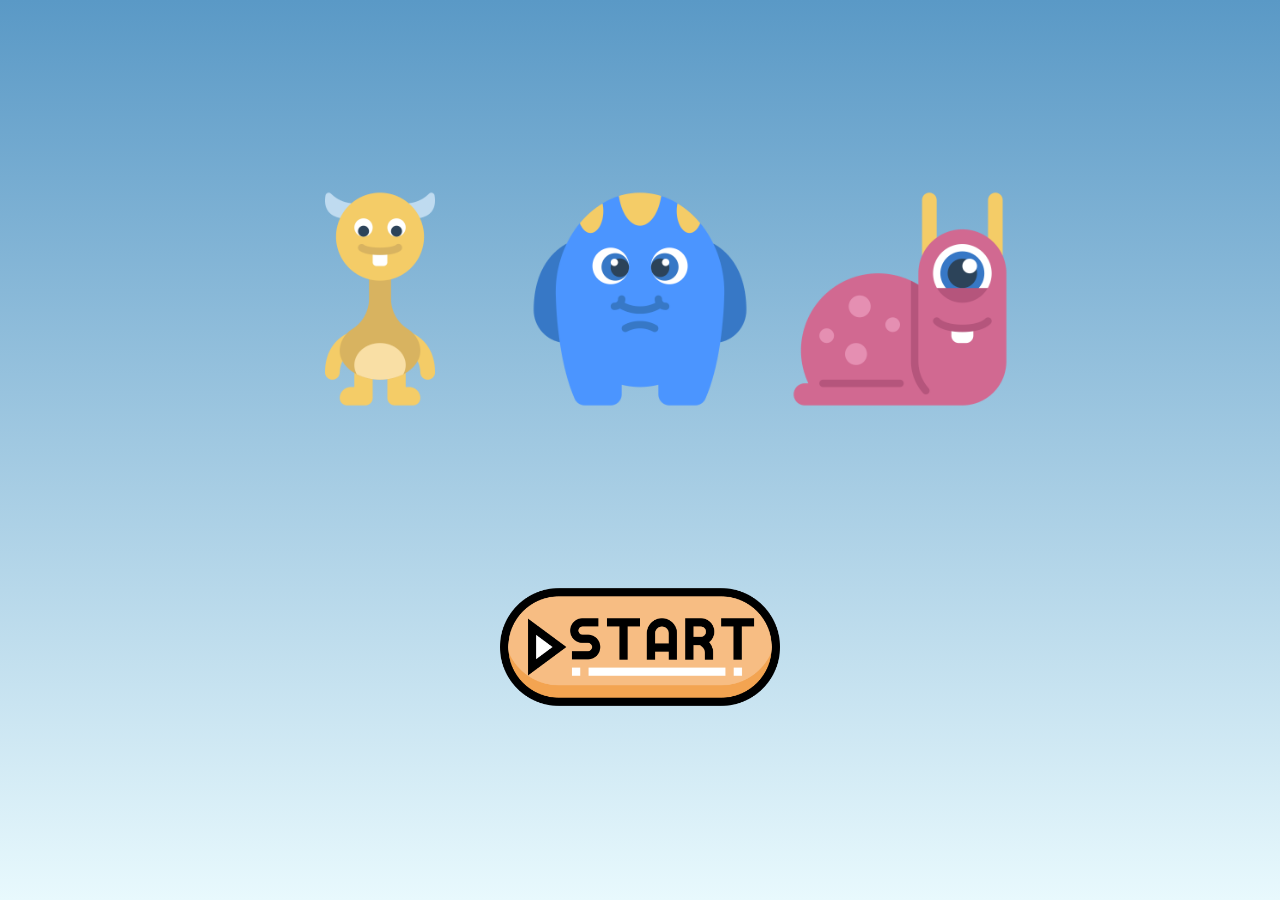
<file: index.html>
<!doctype html>
<html lang="zh-Hant">
  <head>
    <meta charset="UTF-8" />
    <meta name="keywords" content="幼兒互動電子書" />
    <meta name="description" content="幼兒互動電子書" />
    <title>幼兒互動電子書</title>
    <meta
      name="viewport"
      content="width=device-width, initial-scale=1.0, interactive-widget=resizes-content"
    />
    <meta name="format-detection" content="telephone=no" />
    <!-- 引入自訂樣式表 -->
    <link rel="stylesheet" href="css/home.css" />
    <link rel="icon" href="favicon.ico" />
  </head>

  <body>
    <!-- 遊戲主舞台容器：確保所有內容在各解析度下都維持設定比例，並採用動態視高防遮擋 -->
    <div class="game-stage">

      <!-- 雲朵動畫層：開場時會向左右散開（已將 inline style 圖片移至 CSS 控管，避免裁切） -->
      <!-- 建議圖片尺寸：寬度至少 1200px / 高度 1080px (PNG 透明背景圖) -->
      <div class="cloud cloud-left"></div>
      <!-- 建議圖片尺寸：寬度至少 1200px / 高度 1080px (PNG 透明背景圖) -->
      <div class="cloud cloud-right"></div>

      <!-- 核心內容區塊：包含怪獸與開始按鈕 -->
      <main class="main-content">
        <!-- 怪獸圖示群組 -->
        <div class="monster-group">
          <!-- 建議圖片尺寸：400px * 400px (去背 PNG) -->
          <img
            src="assets/images/monster1.png"
            alt="黃色小怪獸"
            class="monster-item"
          />
          <!-- 建議圖片尺寸：400px * 400px (去背 PNG) -->
          <img
            src="assets/images/monster2.png"
            alt="藍色大怪獸"
            class="monster-item"
          />
          <!-- 建議圖片尺寸：400px * 400px (去背 PNG) -->
          <img
            src="assets/images/monster3.png"
            alt="紅色粉紅怪獸"
            class="monster-item"
          />
        </div>

        <!-- 開始按鈕區塊 -->
        <div class="action-area">
          <!-- 建議圖片尺寸：350px * 120px (3D 立體去背按鈕圖) -->
          <button
            type="button"
            id="btn-start"
            class="btn-start"
            aria-label="開始遊戲"
          >
            <img src="assets/images/btn-start.png" alt="Start" />
          </button>
        </div>
      </main>
    </div>

    <!-- 引入主要邏輯 JavaScript -->
     <script src="js/audio-manager.js"></script>
    <script src="js/home.js"></script>
  </body>
</html>
</file>
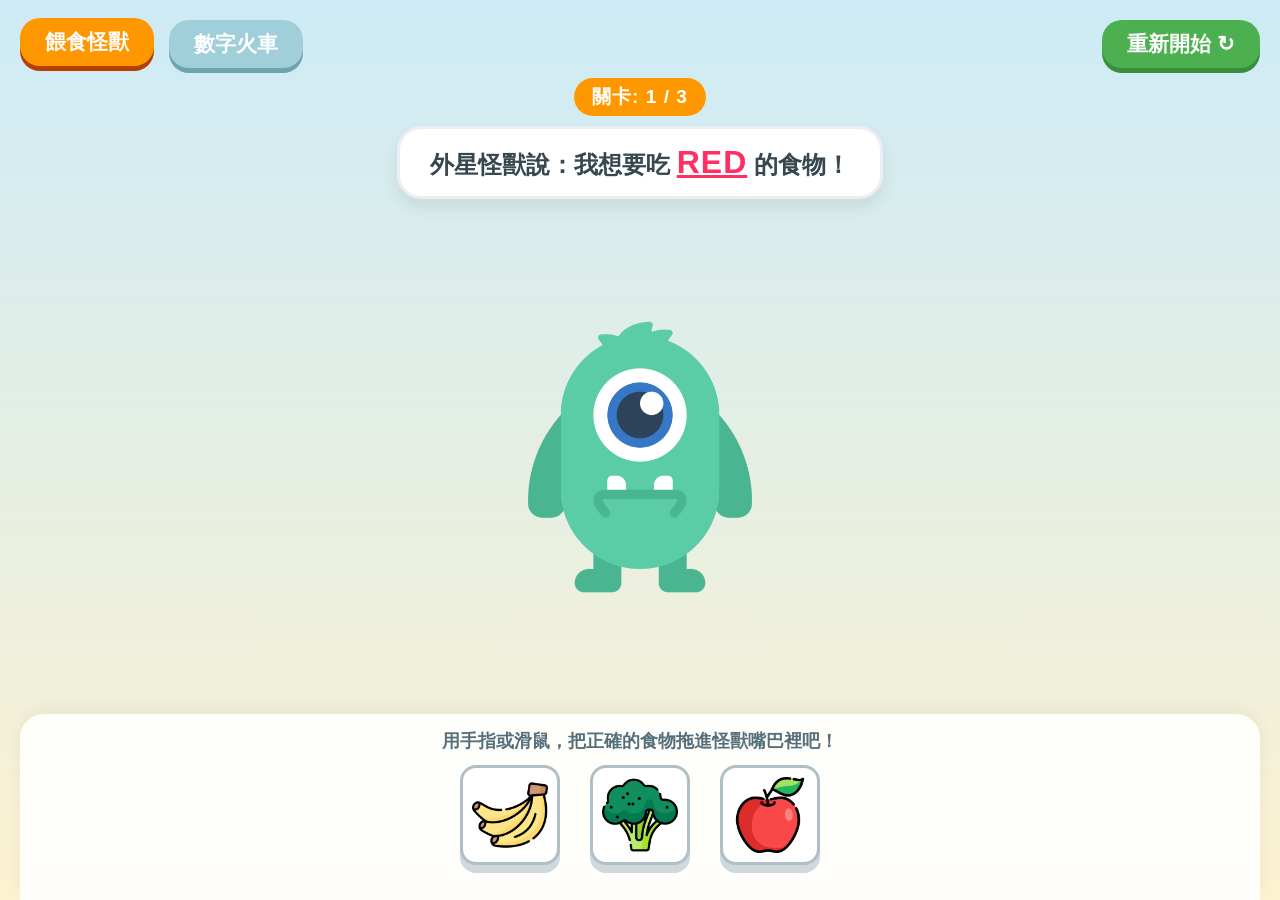
<file: game-monster.html>
<!doctype html>
<html lang="zh-Hant">
  <head>
    <meta charset="UTF-8" />
    <meta
      name="viewport"
      content="width=device-width, initial-scale=1.0, maximum-scale=1.0, user-scalable=no"
    />
    <meta charset="utf-8" />
    <meta name="keywords" content="怪獸的肚子餓扁了！ - 幼兒互動電子書" />
    <meta name="description" content="怪獸的肚子餓扁了！ - 幼兒互動電子書" />
    <title>怪獸的肚子餓扁了！ - 幼兒互動電子書</title>
    <meta name="viewport" content="width=device-width, initial-scale=1.0, interactive-widget=resizes-content">
    <meta name="format-detection" content="telephone=no" />
    <link rel="stylesheet" href="css/monster.css" />
    <link rel="icon" href="favicon.ico" />
  </head>
  <body>
    <main class="ebook-container">
      
      <nav class="page-navigation">
        <div class="route-links">
          <a href="game-monster.html" class="nav-link active">餵食怪獸</a>
          <a href="game-train.html" class="nav-link">數字火車</a>
        </div>
        <button id="btn-restart" class="control-btn">重新開始 ↻</button>
      </nav>

      <header class="game-header">
        <div class="level-indicator">
          關卡: <span id="monster-level">1</span> / 3
        </div>
        <div id="target-bubble" class="speech-bubble">
          外星怪獸說：我想要吃 <span id="target-color-text">RED</span> 的食物！
        </div>
      </header>

      <section class="stage-zone">
        <div id="monster-character" class="monster-box breathe-animation">
          <img
            id="monster-img"
            src="assets/images/monster/monster-idle.png"
            alt="大嘴怪獸"
            draggable="false"
          />
        </div>
      </section>

      <footer class="food-conveyor">
        <p class="guide-text">用手指或滑鼠，把正確的食物拖進怪獸嘴巴裡吧！</p>
        <div class="food-list"></div>
      </footer>
    </main>

    <script src="js/audio-manager.js"></script>
    <script src="js/monster.js"></script>
  </body>
</html>
</file>
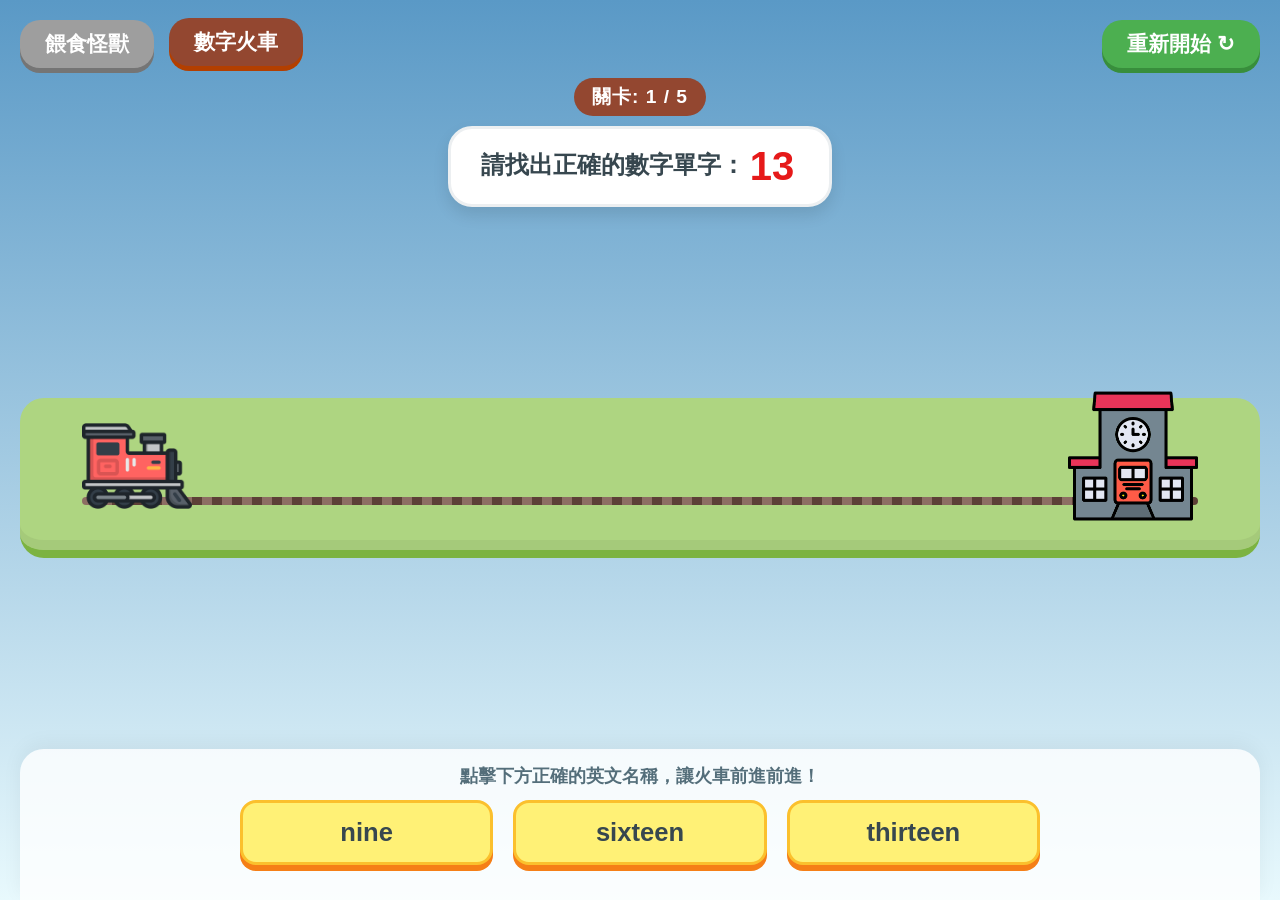
<file: game-train.html>
<!doctype html>
<html lang="zh-Hant">
  <head>
    <meta charset="UTF-8" />
    <meta name="keywords" content="數字火車冒險 - 幼兒互動電子書" />
    <meta name="description" content="數字火車冒險 - 幼兒互動電子書" />
    <title>數字火車冒險 - 幼兒互動電子書</title>
    <meta
      name="viewport"
      content="width=device-width, initial-scale=1.0, interactive-widget=resizes-content"
    />
    <meta name="format-detection" content="telephone=no" />
    <title>數字火車冒險 - 幼兒互動電子書</title>
    <link rel="stylesheet" href="css/train.css" />
    <link rel="icon" href="favicon.ico" />
  </head>
  <body>
    <main class="ebook-container">
      <nav class="page-navigation">
        <div class="route-links">
          <a href="game-monster.html" class="nav-link">餵食怪獸</a>
          <a href="game-train.html" class="nav-link active">數字火車</a>
        </div>
        <button id="btn-restart" class="control-btn">重新開始 ↻</button>
      </nav>

      <header class="game-header">
        <div class="level-indicator">
          關卡: <span id="train-level">1</span> /
          <span id="train-max-level">3</span>
        </div>
        <div id="train-bubble" class="speech-bubble">
          請找出正確的數字單字：<span id="target-number-display">12</span>
        </div>
      </header>

      <section class="bear-adventure-stage">
        <div class="adventure-track">
          <div id="train-character" class="train-token">
            <img
              src="assets/images/train/train.png"
              alt="數字火車"
              draggable="false"
            />
          </div>
          <div class="bear-home-target">
            <img
              src="assets/images/train/station.png"
              alt="火車站"
              draggable="false"
            />
          </div>
        </div>
      </section>

      <footer class="letter-keyboard-zone">
        <p class="guide-text">點擊下方正確的英文名稱，讓火車前進前進！</p>
        <div id="options-container" class="letter-button-row"></div>
      </footer>
    </main>

    <!-- 引入主要邏輯 JavaScript -->
    <script src="js/audio-manager.js"></script>
    <script src="js/train.js"></script>
  </body>
</html>
</file>
<file: css/home.css>
/* ==========================================================================
   1. 基礎重設與變數定義 (完全同步內頁繪本風格，改參數即可)
   ========================================================================== */
:root {
    /* 整合怪獸與火車頁面的天空天空漸層色變數 */
    --bg-sky-top: #5a99c6;
    --bg-sky-bottom: #E8F9FD;
    
    --transition-speed: 1.5s;     /* 雲朵散開的動畫時間 */
    --bounce-speed: 2s;           /* 怪獸浮動的動畫週期 */
    
    --font-family: 'Comic Sans MS', 'Chalkboard SE', 'Microsoft JhengHei', sans-serif;
    --radius-large: 24px;
    
    --shadow-soft: 0 8px 16px rgba(0, 0, 0, 0.1);
}

* {
    box-sizing: border-box;
    margin: 0;
    padding: 0;
    -webkit-tap-highlight-color: transparent;
}

body, html {
    width: 100vw;
    /* 導入 dvh 核心計量，確保首頁在手機瀏覽器虛擬按鍵中皆能實時對齊邊界 */
    height: 100vh;
    height: 100dvh;
    overflow: hidden;             /* 禁止出現滾動條，確保電子書不破版 */
    /* 同步火車頁面的高質感漸層天空背景 */
    background: linear-gradient(180deg, var(--bg-sky-top) 0%, var(--bg-sky-bottom) 100%);
    font-family: var(--font-family);
}

/* ==========================================================================
   2. 遊戲舞台配置 (滿版、置中、自適應)
   ========================================================================== */
.game-stage {
    position: relative;
    width: 100%;
    height: 100vh;
    height: 100dvh;
    display: flex;
    flex-direction: column;
    justify-content: center;
    align-items: center;
    overflow: hidden;
    padding: 20px;
}

/* ==========================================================================
   3. 開場開雲動畫特效 (將 inline 樣式完整抽離至此)
   ========================================================================== */
.cloud {
    position: absolute;
    top: 0;
    width: 60%;
    height: 100%;
    background-size: contain; /* 保持原比例不變形 */
    background-repeat: no-repeat;
    z-index: 10;
    transition: transform var(--transition-speed) cubic-bezier(0.25, 1, 0.5, 1);
}

.cloud-left {
    left: 0;
    background-image: url('../assets/images/cloud.png');
    background-position: right center;  /* 讓左邊的雲靠右貼齊（因為要跟右邊重疊） */
}

.cloud-right {
    right: 0;
    background-image: url('../assets/images/cloud.png');
    background-position: left center; /* 右邊的雲靠左貼齊，並補上原本的鏡射 */
    transform: scaleX(-1);
}

/* 當 JS 注入開場完成標籤時，雲朵分別向左右滑出螢幕（右側需補回原本的鏡射狀態防閃爍） */
.game-stage.is-loaded .cloud-left {
    transform: translateX(-100%);
}

.game-stage.is-loaded .cloud-right {
    transform: translateX(100%) scaleX(-1);
}

/* ==========================================================================
   4. 主要內容與怪獸排版 (精緻化對齊，結構清晰)
   ========================================================================== */
.main-content {
    display: flex;
    flex-direction: column;
    align-items: center;
    justify-content: space-between;
    width: 100%;
    height: 80vh;
    height: 80dvh;               /* 限制內容高度，留出上下安全感官範圍 */
    max-width: 1200px;
    z-index: 1;                  /* 確保層級位於雲朵下方 */
}

.monster-group {
    display: flex;
    justify-content: center;
    align-items: center;
    gap: 40px;                   /* 怪獸之間的舒適間距 */
    flex-grow: 1;
    min-height: 0;               /* 允許彈性縮小，為矮螢幕手機保留底欄空間 */
}

.monster-item {
    width: 100%;
    max-width: 250px;            /* 預設標準大型螢幕尺寸 */
    height: auto;
    object-fit: contain;
    /* 活潑的浮動呼吸起伏感 */
    animation: floatMonster var(--bounce-speed) ease-in-out infinite alternate;
}

/* 錯開動畫時間差，製造錯落有致的點頭律動感 */
.monster-item:nth-child(2) {
    animation-delay: 0.4s;
}
.monster-item:nth-child(3) {
    animation-delay: 0.8s;
}

/* ==========================================================================
   5. 按鈕樣式與微互動 (大尺寸方便幼兒點擊)
   ========================================================================== */
.action-area {
    width: 100%;
    display: flex;
    justify-content: center;
    /* 加上與內頁同級的底部安全間距 */
    padding-bottom: calc(20px + env(safe-area-inset-bottom));
}

.btn-start {
    background: none;
    border: none;
    cursor: pointer;
    outline: none;
    transition: transform 0.2s cubic-bezier(0.175, 0.885, 0.32, 1.275);
}

.btn-start img {
    width: 100%;
    max-width: 280px;
    height: auto;
}

/* 幼兒專屬 Q 彈滑鼠懸停與點擊放大縮小回饋 */
.btn-start:hover {
    transform: scale(1.1);
}

.btn-start:active {
    transform: scale(0.95);
}

/* ==========================================================================
   6. 動態特效關鍵影格 (Keyframes)
   ========================================================================== */
@keyframes floatMonster {
    0% { transform: translateY(0); }
    100% { transform: translateY(-20px); }
}

/* ==========================================================================
   7. 全方位斷點響應式設計 (RWD 4K 到 320px 終極防線)
   ========================================================================== */

/* 【4K 超大型螢幕】 2560px 以上 */
@media screen and (min-width: 2560px) {
    .monster-item { max-width: 400px; }
    .btn-start img { max-width: 450px; }
    .monster-group { gap: 80px; }
}

/* 【大型筆記型電腦】 1440px 階層 */
@media screen and (max-width: 1440px) {
    .monster-item { max-width: 220px; }
}

/* 【一般筆記型電腦】 1024px 以下 */
@media screen and (max-width: 1024px) {
    .monster-item { max-width: 180px; }
    .monster-group { gap: 30px; }
    .btn-start img { max-width: 240px; }
}

/* 【平板電腦】 768px 以下 */
@media screen and (max-width: 768px) {
    .monster-group {
        gap: 20px;
    }
    .monster-item { max-width: 140px; }
    .btn-start img { max-width: 200px; }
}

/* 【大型手機】 425px 以下 */
@media screen and (max-width: 425px) {
    .main-content {
        height: 85vh;
        height: 85dvh;           /* 擴大高度調配彈性 */
    }
    .monster-group {
        flex-direction: row;     /* 維持可愛橫排 */
        gap: 12px;
        align-items: center;
    }
    /* 配合高度限制縮減尺寸，防止將按鈕擠出螢幕之外 */
    .monster-item { max-width: 95px; }
    .btn-start img { max-width: 170px; }
    
    /* 強制拉高雲朵在窄螢幕下的覆蓋寬度，達到完美防破綻 */
    .cloud { 
        width: 100%; 
        /* 4. 手機板圖片改靠中間，確保左右兩片大雲在中央完美重疊遮擋 */
        background-position: center center;
     } 
}

/* 【中型手機】 375px 以下 */
@media screen and (max-width: 375px) {
    .monster-item { max-width: 85px; }
    .btn-start img { max-width: 155px; }
}

/* 【小型手機防爆破破版裝置】 320px 以下 */
@media screen and (max-width: 320px) {
    .main-content { padding: 10px 0; }
    .monster-group { gap: 8px; }
    .monster-item { max-width: 70px; }
    .btn-start img { max-width: 130px; }
}

/* 【矮長比特殊防線】防範手機開啟巨大導覽列導致垂直高度極度矮化 */
@media screen and (max-height: 700px) and (max-width: 425px) {
    .monster-item { max-width: 80px !important; }
    .btn-start img { max-width: 140px !important; }
    .main-content { height: 90dvh; }
}
</file>
<file: css/monster.css>
/* ==========================================================================
   1. 全域變數與重設 (Reset & Theme Variables)
   ========================================================================== */
:root {
    --bg-sky: #cdebf6;
    --color-primary: #FF9800;
    --color-primary-shadow: #B33F00;
    --color-bubble: #FFFFFF;
    --color-text-dark: #37474F;
    
    --color-nav-inactive: #A0CED9;
    --color-nav-inactive-shadow: #6EA4B0;

    /* 重新開始按鈕專用的繪本風綠色系變數 */
    --color-restart: #4CAF50;
    --color-restart-shadow: #388E3C;

    --bg-conveyor: rgba(255, 255, 255, 0.9);
    --monster-hover-glow: 0 0 55px #FF4081;
    --color-food-border: #B0BEC5;
    
    --font-family: 'Comic Sans MS', 'Chalkboard SE', 'Microsoft JhengHei', sans-serif;
    --radius-large: 24px;
    --radius-small: 16px;
    
    --shadow-soft: 0 8px 16px rgba(0, 0, 0, 0.08);
    --shadow-food: 0 8px 0px #CFD8DC;
}

* {
    box-sizing: border-box;
    margin: 0;
    padding: 0;
    -webkit-tap-highlight-color: transparent;
}

body {
    font-family: var(--font-family);
    background: linear-gradient(180deg, var(--bg-sky) 0%, #fdf2d1 100%);
    color: var(--color-text-dark);
    overflow: hidden;
    width: 100vw;
    /* 採用 dvh 確保在手機瀏覽器選單縮放時，背景範圍能即時動態校準 */
    height: 100vh;
    height: 100dvh;
}

/* ==========================================================================
   2. 主舞台骨架與響應式約束 (Layout Container)
   ========================================================================== */
.ebook-container {
    display: flex;
    flex-direction: column;
    justify-content: space-between;
    align-items: center;
    width: 100%;
    /* 使用 dvh 核心關鍵字，強制讓容器高度扣除手機瀏覽器的動態網址列與底欄 */
    height: 100vh;
    height: 100dvh;
    padding: 20px 20px 0 20px;
    max-width: 1440px;
    margin: 0 auto;
}

/* 跨頁面導覽列容器 */
.page-navigation {
    display: flex;
    justify-content: space-between;
    align-items: center;
    width: 100%;
    margin-bottom: 10px;
    z-index: 10;
}

/* 將路由網頁連結群組包裹起來 */
.route-links {
    display: flex;
    gap: 15px;
}

.nav-link {
    background-color: var(--color-nav-inactive);
    color: white;
    text-decoration: none;
    padding: 10px 25px;
    font-size: 1.3rem;
    font-weight: bold;
    border-radius: 20px;
    box-shadow: 0 5px 0px var(--color-nav-inactive-shadow);
    transition: all 0.2s ease;
}

.nav-link.active {
    background-color: var(--color-primary);
    box-shadow: 0 5px 0px var(--color-primary-shadow);
    transform: translateY(-2px);
}

/* 重新開始控制按鈕 */
.control-btn {
    background-color: var(--color-restart);
    color: white;
    border: none;
    padding: 10px 25px;
    font-size: 1.3rem;
    font-weight: bold;
    border-radius: 20px;
    box-shadow: 0 5px 0px var(--color-restart-shadow);
    cursor: pointer;
    font-family: var(--font-family);
    transition: all 0.15s ease;
}

/* 按鈕點擊或觸碰時的下壓立體反饋 */
.control-btn:active {
    transform: translateY(3px);
    box-shadow: 0 2px 0px var(--color-restart-shadow);
}

/* ==========================================================================
   3. 遊戲狀態與題目發問區 (Header & Speech Bubble)
   ========================================================================== */
.game-header {
    width: 100%;
    text-align: center;
    display: flex;
    flex-direction: column;
    align-items: center;
    gap: 10px;
}

.level-indicator {
    background-color: var(--color-primary);
    color: white;
    padding: 6px 18px;
    border-radius: 50px;
    font-size: 1.2rem;
    font-weight: bold;
    letter-spacing: 1px;
}

.speech-bubble {
    background-color: var(--color-bubble);
    border-radius: var(--radius-large);
    padding: 15px 30px;
    font-size: 1.5rem;
    font-weight: bold;
    box-shadow: var(--shadow-soft);
    position: relative;
    max-width: 90%;
    border: 3px solid #ECEFF1;
}

/* 移除原本寫在 JS 裡的 inline style，收納回 CSS */
.highlight-target {
    font-size: 2rem;
    text-decoration: underline;
    font-weight: 900;
    letter-spacing: 1px;
}

/* 全部通關時，由 JS 賦予的特殊大彩蛋字體樣式 */
.game-complete-text {
    color: #FF1E62;
    font-size: 2rem;
    font-weight: 900;
}

#target-color-text {
    font-weight: 900;
    letter-spacing: 1px;
}

/* ==========================================================================
   4. 正中間的核心：大嘴怪獸拖曳目標舞台 (Monster Target Zone)
   ========================================================================== */
.stage-zone {
    width: 100%;
    flex-grow: 1;
    display: flex;
    align-items: center;
    justify-content: center;
    padding: 10px 0;
    min-height: 0; /* 允許主舞台自由極限縮小，騰出剩餘垂直高度給底部按鈕 */
}

/* 建議怪獸圖片尺寸：
   - 寬高比例 1:1 正方形
   - 去背 PNG 圖檔
   - 基礎解析度建議：512px * 512px 
*/
.monster-box {
    width: 260px;
    height: 260px;
    max-width: 40vh; /* 新增安全閥：防止矮螢幕手機下怪獸高度反客為主 */
    max-height: 40vh;
    display: flex;
    align-items: center;
    justify-content: center;
    border-radius: 50%;
    transition: transform 0.2s cubic-bezier(0.175, 0.885, 0.32, 1.275), filter 0.2s ease;
}

.monster-box img {
    width: 100%;
    height: 100%;
    object-fit: contain;
    user-select: none;
}

.monster-box.target-hover {
    transform: scale(1.1);
    filter: drop-shadow(var(--monster-hover-glow));
}

/* ==========================================================================
   5. 下方食物傳送帶與拖曳物件 (Food Conveyor & Drag Items)
   ========================================================================== */
.food-conveyor {
    width: 100%;
    text-align: center;
    background-color: var(--bg-conveyor);
    padding: 15px;
    border-radius: var(--radius-large) var(--radius-large) 0 0;
    box-shadow: 0 -5px 20px rgba(0,0,0,0.05);
    z-index: 5;
    /* 新增底部安全邊距，應對沒有 dvh 降級時的環境保護 */
    padding-bottom: calc(35px + env(safe-area-inset-bottom));
}

.guide-text {
    font-size: 1.1rem;
    color: #546E7A;
    margin-bottom: 12px;
    font-weight: bold;
}

.food-list {
    display: flex;
    justify-content: center;
    align-items: center;
    gap: 30px;
    width: 100%;
    max-width: 800px;
    margin: 0 auto;
    min-height: 95px;
}

/* 建議食物圖片尺寸：
   - 寬高比例 1:1 正方形
   - 去背 PNG 圖檔
   - 基礎解析度建議：200px * 200px 
*/
.food-item {
    width: 95px;
    height: 95px;
    background-color: #FFFFFF;
    border: 3px solid var(--color-food-border);
    border-radius: var(--radius-small);
    box-shadow: var(--shadow-food);
    display: flex;
    align-items: center;
    justify-content: center;
    cursor: grab;
    touch-action: none;
    user-select: none;
    transition: transform 0.15s ease, box-shadow 0.15s ease;
}

.food-item:active {
    cursor: grabbing;
    transform: scale(1.15) translateY(-5px);
    box-shadow: 0 15px 25px rgba(55, 71, 79, 0.3);
    z-index: 999;
}

.food-item img {
    width: 80%;
    height: 80%;
    object-fit: contain;
}

/* ==========================================================================
   6. 動態特效與動畫庫 (Animations)
   ========================================================================== */
.breathe-animation {
    animation: monsterBreathe 3s ease-in-out infinite;
}

@keyframes monsterBreathe {
    0%, 100% { transform: translateY(0); }
    50% { transform: translateY(-8px); }
}

/* ==========================================================================
   7. 全方位斷點響應式設計 (RWD Media Queries)
   ========================================================================== */

/* 【4K 超大型螢幕】 2560px 以上 */
@media screen and (min-width: 2560px) {
    .ebook-container { max-width: 2200px; padding: 60px 60px 0 60px; }
    .speech-bubble { font-size: 2.5rem; padding: 30px 60px; }
    .monster-box { width: 520px; height: 520px; max-width: none; max-height: none; }
    .food-conveyor { padding: 40px; }
    .food-list { gap: 50px; max-width: 1200px; min-height: 220px; }
    .food-item { width: 200px; height: 200px; border-width: 5px; box-shadow: 0 12px 0px #CFD8DC; }
    .food-item:active { box-shadow: 0 25px 40px rgba(55, 71, 79, 0.3); }
    .guide-text { font-size: 2rem; margin-bottom: 30px; }
    .level-indicator { font-size: 2rem; }
    .nav-link, .control-btn { padding: 16px 40px; font-size: 2rem; border-radius: 35px; box-shadow: 0 10px 0px var(--color-nav-inactive-shadow); }
    .nav-link.active { box-shadow: 0 10px 0px var(--color-primary-shadow); }
    .control-btn { box-shadow: 0 10px 0px var(--color-restart-shadow); }
}

/* 【大型筆記型電腦】 1440px 階層 */
@media screen and (max-width: 1440px) {
    .monster-box { width: 280px; height: 280px; }
    .food-item { width: 100px; height: 100px; }
}

/* 【一般筆記型電腦】 1024px 以下 */
@media screen and (max-width: 1024px) {
    .speech-bubble { font-size: 1.3rem; }
    .monster-box { width: 230px; height: 230px; }
    .food-item { width: 90px; height: 90px; }
    .nav-link, .control-btn { font-size: 1.1rem; padding: 8px 20px; }
}

/* 【平板電腦】 768px 以下 */
@media screen and (max-width: 768px) {
    .ebook-container { padding: 15px 15px 0 15px; }
    .monster-box { width: 200px; height: 200px; }
    .food-list { gap: 20px; min-height: 90px; }
    .food-item { width: 85px; height: 85px; box-shadow: 0 6px 0px #CFD8DC; }
}

/* 【大型手機】 425px 以下 */
@media screen and (max-width: 425px) {
    .page-navigation { flex-direction: column; gap: 10px; }
    .route-links { width: 100%; justify-content: center; }
    .control-btn { width: 80%; text-align: center; padding: 6px 15px; font-size: 1rem; }
    .speech-bubble { font-size: 1.1rem; padding: 10px 20px; }
    
    /* 調整怪獸物理寬高最大值，騰出安全高度給被選單壓縮的手機可視空間 */
    .monster-box { width: 155px; height: 155px; max-width: 30vh; max-height: 30vh; }
    
    .food-list { gap: 12px; min-height: 80px; }
    .food-item { width: 75px; height: 75px; border-width: 2px; box-shadow: 0 5px 0px #CFD8DC; }
    .guide-text { font-size: 0.9rem; margin-bottom: 8px; }
    .nav-link { font-size: 1rem; padding: 6px 15px; }
}

/* 【中型手機】 375px 以下 */
@media screen and (max-width: 375px) {
    .speech-bubble { font-size: 1rem; }
    .monster-box { width: 125px; height: 125px; }
    .food-item { width: 70px; height: 70px; }
    .level-indicator { font-size: 1rem; }
}

/* 【小型手機防爆破破版裝置】 320px 以下 */
@media screen and (max-width: 320px) {
    .ebook-container { padding: 8px 8px 0 8px; }
    .page-navigation { gap: 6px; }
    .route-links { gap: 6px; }
    .nav-link { padding: 4px 10px; font-size: 0.85rem; border-radius: 12px; }
    .control-btn { padding: 4px 10px; font-size: 0.85rem; border-radius: 12px; width: 90%; }
    .speech-bubble { padding: 6px 12px; }
    .monster-box { width: 110px; height: 110px; }
    .food-list { gap: 8px; min-height: 70px; }
    .food-item { width: 62px; height: 62px; box-shadow: 0 4px 0px #CFD8DC; }
}
</file>
<file: css/train.css>
/* ==========================================================================
   1. 全域變數與重設 (Reset & Theme Variables)
   ========================================================================== */
:root {
    --bg-sky: #5a99c6;
    --bg-grass: #AED581;
    --color-primary: #934730;
    --color-bubble: #FFFFFF;
    --color-text-dark: #37474F;
    --color-btn-default: #FFF176;
    --color-btn-hover: #FFF59D;
    --color-btn-border: #FBC02D;
    
    /* 重新開始按鈕與怪獸頁面完全同步的綠色系配置 */
    --color-restart: #4CAF50;
    --color-restart-shadow: #388E3C;
    
    --font-family: 'Comic Sans MS', 'Chalkboard SE', 'Microsoft JhengHei', sans-serif;
    --radius-large: 24px;
    --radius-small: 16px;
    
    --shadow-soft: 0 8px 16px rgba(0, 0, 0, 0.1);
    --shadow-btn: 0 6px 0px var(--color-border-shadow, #F57F17);
}

* {
    box-sizing: border-box;
    margin: 0;
    padding: 0;
    -webkit-tap-highlight-color: transparent;
}

body {
    font-family: var(--font-family);
    background: linear-gradient(180deg, var(--bg-sky) 0%, #E8F9FD 100%);
    color: var(--color-text-dark);
    overflow: hidden;
    width: 100vw;
    /* 採用 dvh 確保在手機瀏覽器選單彈出時，背景範圍能自動同步校準 */
    height: 100vh;
    height: 100dvh;
}

/* ==========================================================================
   2. 主舞台骨架與響應式約束 (Layout Container)
   ========================================================================== */
.ebook-container {
    display: flex;
    flex-direction: column;
    justify-content: space-between;
    align-items: center;
    width: 100%;
    /* 使用 dvh 動態視高，自動扣除手機瀏覽器的動態網址列與底欄高度 */
    height: 100vh;
    height: 100dvh;
    padding: 20px 20px 0 20px;
    max-width: 1440px;
    margin: 0 auto;
}

/* 跨頁面導覽列：修改為兩端對齊，騰出空間給重新開始按鈕 */
.page-navigation {
    display: flex;
    justify-content: space-between;
    align-items: center;
    width: 100%;
    margin-bottom: 10px;
    z-index: 10;
}

/* 整合網頁連結容器 */
.route-links {
    display: flex;
    gap: 15px;
}

.nav-link {
    background-color: #9E9E9E;
    color: white;
    text-decoration: none;
    padding: 10px 25px;
    font-size: 1.3rem;
    font-weight: bold;
    border-radius: 20px;
    box-shadow: 0 5px 0px #757575;
    transition: all 0.2s ease;
}

.nav-link.active {
    background-color: var(--color-primary);
    box-shadow: 0 5px 0px #B33F00;
    transform: translateY(-2px);
}

/* 重新開始按鈕：與怪獸頁面完全對齊的 3D 外觀 */
.control-btn {
    background-color: var(--color-restart);
    color: white;
    border: none;
    padding: 10px 25px;
    font-size: 1.3rem;
    font-weight: bold;
    border-radius: 20px;
    box-shadow: 0 5px 0px var(--color-restart-shadow);
    cursor: pointer;
    font-family: var(--font-family);
    transition: all 0.15s ease;
}

.control-btn:active {
    transform: translateY(3px);
    box-shadow: 0 2px 0px var(--color-restart-shadow);
}

/* ==========================================================================
   3. 遊戲狀態與題目發問區 (Header & Speech Bubble)
   ========================================================================== */
.game-header {
    width: 100%;
    text-align: center;
    display: flex;
    flex-direction: column;
    align-items: center;
    gap: 10px;
}

.level-indicator {
    background-color: var(--color-primary);
    color: white;
    padding: 6px 18px;
    border-radius: 50px;
    font-size: 1.2rem;
    font-weight: bold;
    letter-spacing: 1px;
}

.speech-bubble {
    background-color: var(--color-bubble);
    border-radius: var(--radius-large);
    padding: 15px 30px;
    font-size: 1.5rem;
    font-weight: bold;
    box-shadow: var(--shadow-soft);
    position: relative;
    max-width: 90%;
    border: 3px solid #ECEFF1;
}

#target-number-display {
    color: #e61919;
    font-size: 2.5rem;
    margin: 0 5px;
    vertical-align: middle;
}

/* 移除原本寫在 JS 裡的內聯 style，收納至此樣式類別 */
.game-complete-text {
    color: #00ADB5;
    font-size: 2rem;
    font-weight: 900;
}

/* ==========================================================================
   4. 火車軌道與動畫舞台區 (Adventure Stage)
   ========================================================================== */
.bear-adventure-stage {
    width: 100%;
    flex-grow: 1;
    display: flex;
    align-items: center;
    justify-content: center;
    padding: 20px 0;
    min-height: 0; /* 允許主舞台在手機高度不夠時安全壓縮，不推擠下方按鈕區 */
}

.adventure-track {
    width: 100%;
    height: 160px;
    background-color: var(--bg-grass);
    border-radius: var(--radius-large);
    position: relative;
    box-shadow: inset 0 -10px 0px rgba(0,0,0,0.05);
    border-bottom: 8px solid #7CB342;
}

.adventure-track::before {
    content: "";
    position: absolute;
    left: 5%;
    right: 5%;
    top: 65%;
    height: 8px;
    background: repeating-linear-gradient(90deg, #8D6E63, #8D6E63 10px, #5D4037 10px, #5D4037 20px);
    border-radius: 4px;
}

/* 建議小熊火車圖片尺寸：
   - 寬高比例約 4:3 橫式或依火車造型去背
   - 去背 PNG 圖檔
   - 基礎解析度建議：220px * 165px 
*/
.train-token {
    position: absolute;
    bottom: 25px;
    left: 5%;
    transition: left 1s cubic-bezier(0.25, 1, 0.5, 1);
    z-index: 2;
}

.train-token img {
    width: 110px;
    height: auto;
    object-fit: contain;
}

/* 建議小熊家鄉目標圖片尺寸：
   - 寬高比例約 1:1 正方形或與火車視覺等高
   - 去背 PNG 圖檔
   - 基礎解析度建議：260px * 260px 
*/
.bear-home-target {
    position: absolute;
    bottom: 25px;
    right: 5%;
    z-index: 1;
}

.bear-home-target img {
    width: 130px;
    height: auto;
    object-fit: contain;
}

/* ==========================================================================
   5. 下方答案選擇區與兒童友善按鈕 (Keyboard Zone & Buttons)
   ========================================================================== */
.letter-keyboard-zone {
    width: 100%;
    text-align: center;
    background-color: rgba(255, 255, 255, 0.8);
    padding: 15px;
    border-radius: var(--radius-large) var(--radius-large) 0 0;
    box-shadow: 0 -5px 20px rgba(0,0,0,0.05);
    /* 針對不支援 dvh 的極少數老舊設備進行底部安全區域退讓保護 */
    padding-bottom: calc(35px + env(safe-area-inset-bottom));
}

.guide-text {
    font-size: 1.1rem;
    color: #546E7A;
    margin-bottom: 12px;
    font-weight: bold;
}

.letter-button-row {
    display: flex;
    justify-content: center;
    align-items: center;
    gap: 20px;
    width: 100%;
    max-width: 800px;
    margin: 0 auto;
}

.kids-alpha-btn {
    flex: 1;
    min-height: 65px;
    font-family: var(--font-family);
    font-size: 1.6rem;
    font-weight: 900;
    color: var(--color-text-dark);
    background-color: var(--color-btn-default);
    border: 3px solid var(--color-btn-border);
    border-radius: var(--radius-small);
    cursor: pointer;
    box-shadow: var(--shadow-btn);
    position: relative;
    transform: translateY(0px);
    transition: transform 0.1s ease, box-shadow 0.1s ease, background-color 0.3s;
}

.kids-alpha-btn:hover {
    background-color: var(--color-btn-hover);
}

.kids-alpha-btn:active {
    transform: translateY(6px);
    box-shadow: 0 0px 0px transparent;
}

/* 答對時被 JS 賦予的狀態樣式類別（抽離內聯樣式） */
.kids-alpha-btn.correct-state {
    background-color: #65B741;
    border-color: #65B741;
    color: #FFFFFF;
}

/* ==========================================================================
   6. 動態特效與動畫庫 (Animations)
   ========================================================================== */
.shake-animation {
    animation: trainShake 0.5s ease-in-out;
}

@keyframes trainShake {
    0%, 100% { transform: translateX(0) rotate(0deg); }
    20%, 60% { transform: translateX(-10px) rotate(-5deg); }
    40%, 80% { transform: translateX(10px) rotate(5deg); }
}

/* ==========================================================================
   7. 全方位斷點響應式設計 (RWD Media Queries)
   ========================================================================== */

/* 【4K 超大型螢幕】 2560px 以上 */
@media screen and (min-width: 2560px) {
    .ebook-container { max-width: 2200px; padding: 60px 60px 0 60px; }
    .speech-bubble { font-size: 2.5rem; padding: 30px 60px; }
    #target-number-display { font-size: 4rem; }
    .adventure-track { height: 260px; }
    .train-token img { width: 200px; }
    .bear-home-target img { width: 240px; }
    .kids-alpha-btn { min-height: 100px; font-size: 2.8rem; }
    .guide-text { font-size: 2rem; }
    .level-indicator { font-size: 2rem; }
    .nav-link, .control-btn { padding: 16px 40px; font-size: 2rem; border-radius: 35px; box-shadow: 0 10px 0px #757575; }
    .nav-link.active { box-shadow: 0 10px 0px #B33F00; }
    .control-btn { box-shadow: 0 10px 0px var(--color-restart-shadow); }
}

/* 【一般筆記型電腦】 1024px 以下 */
@media screen and (max-width: 1024px) {
    .speech-bubble { font-size: 1.3rem; }
    #target-number-display { font-size: 2rem; }
    .train-token img { width: 95px; }
    .bear-home-target img { width: 115px; }
    .nav-link, .control-btn { font-size: 1.1rem; padding: 8px 20px; }
}

/* 【平板電腦】 768px 以下 */
@media screen and (max-width: 768px) {
    .ebook-container { padding: 15px 15px 0 15px; }
    .adventure-track { height: 130px; }
    .train-token { bottom: 15px; }
    .train-token img { width: 80px; }
    .bear-home-target { bottom: 15px; }
    .bear-home-target img { width: 95px; }
    .kids-alpha-btn { font-size: 1.4rem; min-height: 55px; }
}

/* 【大型手機】 425px 以下  */
@media screen and (max-width: 425px) {
    .page-navigation { flex-direction: column; gap: 10px; }
    .route-links { width: 100%; justify-content: center; }
    .control-btn { width: 80%; text-align: center; padding: 6px 15px; font-size: 1rem; }
    .speech-bubble { font-size: 1.1rem; padding: 10px 20px; }
    #target-number-display { font-size: 1.6rem; }
    
    /* 引入高度上限安全閥，防止軌道在工具列擠壓時強佔垂直空間 */
    .adventure-track { height: 95px; max-height: 16vh; }
    
    .train-token { bottom: 8px; }
    .train-token img { width: 52px; }
    .bear-home-target { bottom: 8px; }
    .bear-home-target img { width: 62px; }
    .letter-button-row { gap: 10px; }
    .kids-alpha-btn { font-size: 1.1rem; min-height: 50px; }
    .guide-text { font-size: 0.9rem; margin-bottom: 8px; }
    .nav-link { font-size: 1rem; padding: 6px 15px; }
}

/* 【中型手機】 375px 以下 */
@media screen and (max-width: 375px) {
    .speech-bubble { font-size: 1rem; }
    .kids-alpha-btn { font-size: 1rem; border-width: 2px; }
    .level-indicator { font-size: 1rem; }
}

/* 【小型手機防爆破破版裝置】 320px 以下 */
@media screen and (max-width: 320px) {
    .ebook-container { padding: 8px 8px 0 8px; }
    .page-navigation { gap: 6px; }
    .route-links { gap: 6px; }
    .nav-link { padding: 4px 10px; font-size: 0.85rem; border-radius: 12px; }
    .control-btn { padding: 4px 10px; font-size: 0.85rem; border-radius: 12px; width: 90%; }
    .speech-bubble { padding: 6px 12px; }
    .adventure-track { height: 80px; }
    .train-token img { width: 42px; }
    .bear-home-target img { width: 52px; }
    .letter-button-row { gap: 6px; }
    .kids-alpha-btn { font-size: 0.9rem; min-height: 42px; }
}
</file>
